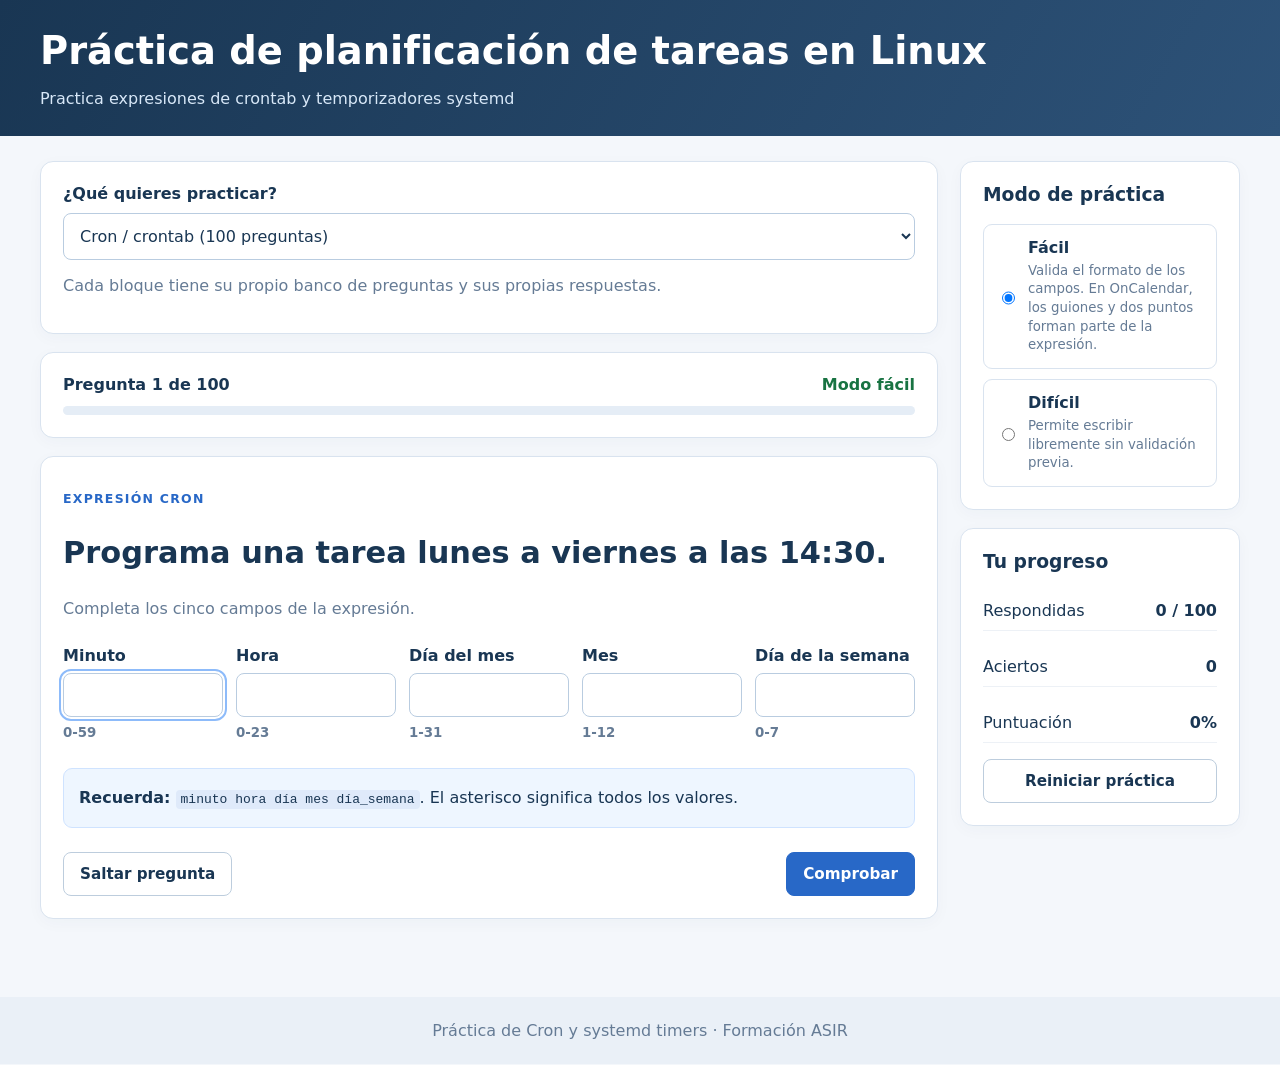
<file: index.html>
<!DOCTYPE html>
<html lang="es">
<head>
  <meta charset="UTF-8">
  <meta name="viewport" content="width=device-width, initial-scale=1">
  <title>Práctica de planificación de tareas en Linux</title>
  <link rel="stylesheet" href="styles.css">
  <script src="app.js" defer></script>
</head>
<body>
  <header>
    <div class="container">
      <h1>Práctica de planificación de tareas en Linux</h1>
      <p>Practica expresiones de crontab y temporizadores systemd</p>
    </div>
  </header>

  <main class="container layout">
    <section class="main">
      <section class="card topic-card">
        <label for="topic-select"><strong>¿Qué quieres practicar?</strong></label>
        <select id="topic-select">
          <option value="cron">Cron / crontab (100 preguntas)</option>
          <option value="oncalendar">systemd timers / OnCalendar (46 preguntas)</option>
        </select>
        <p class="muted">Cada bloque tiene su propio banco de preguntas y sus propias respuestas.</p>
      </section>

      <div class="progress-card">
        <div class="progress-info">
          <strong id="counter">Cargando preguntas...</strong>
          <span id="mode-label">Modo fácil</span>
        </div>
        <div class="progress-track"><div id="progress"></div></div>
      </div>

      <section class="card">
        <p class="eyebrow" id="exercise-label">EXPRESIÓN CRON</p>
        <h2 id="question">Cargando pregunta...</h2>
        <p class="muted" id="instructions">Completa los campos de la expresión.</p>

        <form id="answer-form">
          <div class="fields" id="cron-fields">
            <label>Minuto<input id="minute" autocomplete="off" required><small>0-59</small></label>
            <label>Hora<input id="hour" autocomplete="off" required><small>0-23</small></label>
            <label>Día del mes<input id="day" autocomplete="off" required><small>1-31</small></label>
            <label>Mes<input id="month" autocomplete="off" required><small>1-12</small></label>
            <label>Día de la semana<input id="weekday" autocomplete="off" required><small>0-7</small></label>
          </div>
          <div class="oncalendar-fields" id="oncalendar-fields" hidden>
            <div class="oncalendar-expression-row">
              <label>Día semana
                <input id="oc-weekday" autocomplete="off" placeholder="Mon..Fri" required>
                <small>*, Mon, Mon..Fri</small>
              </label>
              <label>Mes
                <input id="oc-month" autocomplete="off" placeholder="*" required>
                <small>1-12</small>
              </label>
              <span class="fixed-symbol" aria-hidden="true">-</span>
              <label>Día mes
                <input id="oc-day" autocomplete="off" placeholder="*" required>
                <small>1-31</small>
              </label>
              <span class="fixed-symbol space-symbol" aria-hidden="true"> </span>
              <label>Hora
                <input id="oc-hour" autocomplete="off" placeholder="08" required>
                <small>0-23</small>
              </label>
              <span class="fixed-symbol" aria-hidden="true">:</span>
              <label>Minuto
                <input id="oc-minute" autocomplete="off" placeholder="00" required>
                <small>0-59</small>
              </label>
              <span class="fixed-symbol seconds-symbol" aria-hidden="true">:00</span>
            </div>
            <p class="muted oncalendar-preview">Expresión resultante: <code id="oncalendar-preview">*-*-* 08:00:00</code></p>
          </div>
          <div class="tip" id="tip-cron">
            <strong>Recuerda:</strong> <code>minuto hora día mes día_semana</code>. El asterisco significa todos los valores.
          </div>
          <div class="tip" id="tip-oncalendar" hidden>
            <strong>Recuerda:</strong> <code>OnCalendar=</code> admite expresiones de calendario y alias como <code>daily</code>, <code>weekly</code> y <code>hourly</code>.
          </div>

          <div id="feedback" role="status" aria-live="polite" class="feedback" hidden></div>
          <div class="actions">
            <button type="button" id="retry-wrong" class="secondary" hidden>Repetir preguntas falladas (<span id="wrong-count">0</span>)</button>
            <button type="button" id="skip" class="secondary">Saltar pregunta</button>
            <div>
              <button type="button" id="check" class="primary">Comprobar</button>
              <button type="button" id="next" class="primary" hidden>Siguiente →</button>
            </div>
          </div>
        </form>
      </section>
    </section>

    <aside>
      <section class="card">
        <h3>Modo de práctica</h3>
        <label class="mode-option">
          <input type="radio" name="mode" value="easy" checked>
          <span><strong>Fácil</strong><small>Valida el formato de los campos. En OnCalendar, los guiones y dos puntos forman parte de la expresión.</small></span>
        </label>
        <label class="mode-option">
          <input type="radio" name="mode" value="hard">
          <span><strong>Difícil</strong><small>Permite escribir libremente sin validación previa.</small></span>
        </label>
      </section>
      <section class="card stats">
        <h3>Tu progreso</h3>
        <p>Respondidas <strong id="answered">0</strong></p>
        <p>Aciertos <strong id="correct">0</strong></p>
        <p>Puntuación <strong id="score">0%</strong></p>
        <button id="reset" class="secondary full">Reiniciar práctica</button>
      </section>
    </aside>
  </main>
  <footer>Práctica de Cron y systemd timers · Formación ASIR</footer>
</body>
</html>
</file>
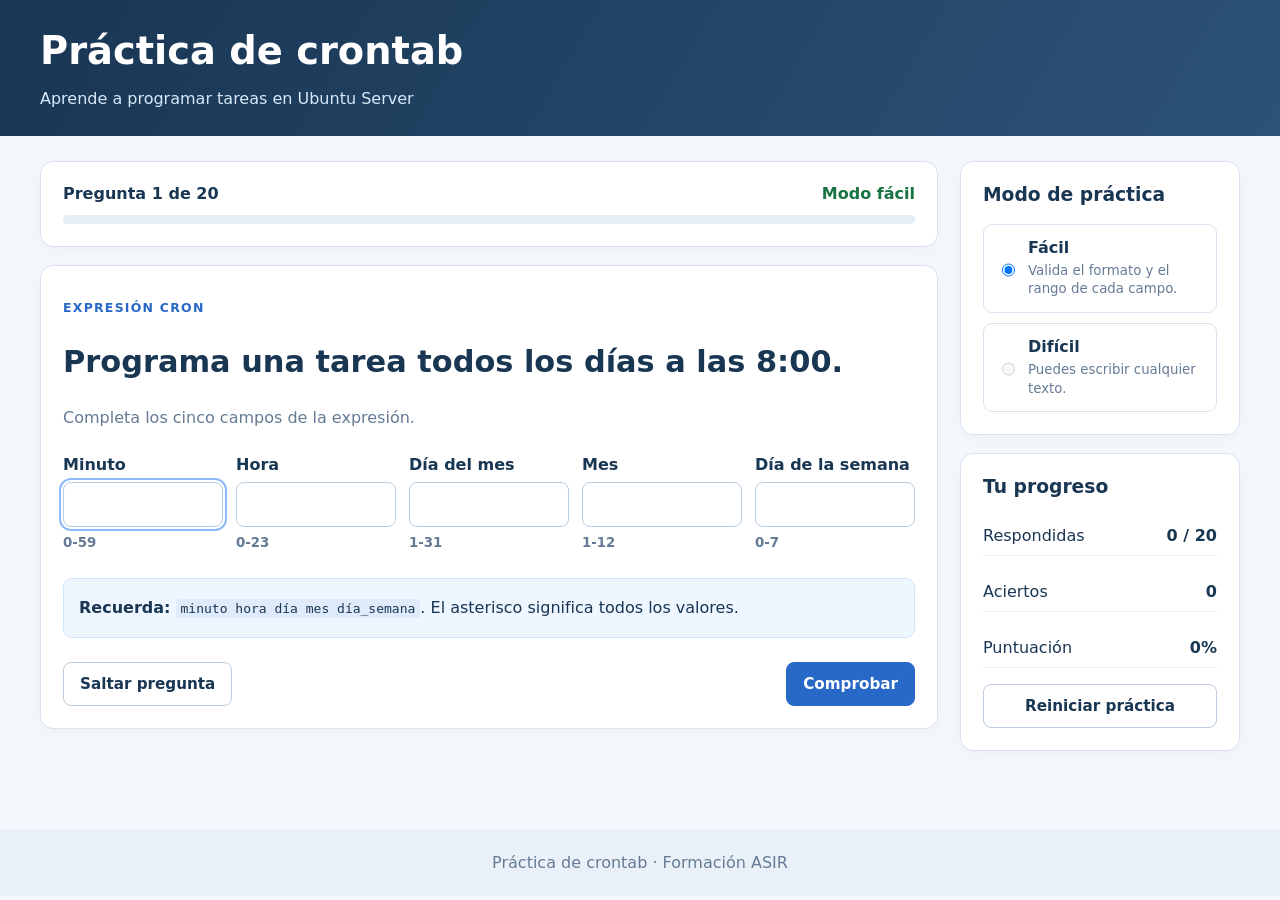
<file: crontab/index.html>
<!DOCTYPE html>
<html lang="es">
<head>
  <meta charset="UTF-8">
  <meta name="viewport" content="width=device-width, initial-scale=1">
  <title>Práctica de crontab</title>
  <link rel="stylesheet" href="styles.css">
  <script src="app.js" defer></script>
</head>
<body>
  <header>
    <div class="container">
      <h1>Práctica de crontab</h1>
      <p>Aprende a programar tareas en Ubuntu Server</p>
    </div>
  </header>

  <main class="container layout">
    <section class="main">
      <div class="progress-card">
        <div class="progress-info">
          <strong id="counter">Cargando preguntas...</strong>
          <span id="mode-label">Modo fácil</span>
        </div>
        <div class="progress-track">
          <div id="progress"></div>
        </div>
      </div>

      <section class="card">
        <p class="eyebrow">EXPRESIÓN CRON</p>
        <h2 id="question">Cargando pregunta...</h2>
        <p class="muted">
          Completa los cinco campos de la expresión.
        </p>

        <form id="answer-form">
          <div class="fields">
            <label>Minuto
              <input id="minute" autocomplete="off" required>
              <small>0-59</small>
            </label>
            <label>Hora
              <input id="hour" autocomplete="off" required>
              <small>0-23</small>
            </label>
            <label>Día del mes
              <input id="day" autocomplete="off" required>
              <small>1-31</small>
            </label>
            <label>Mes
              <input id="month" autocomplete="off" required>
              <small>1-12</small>
            </label>
            <label>Día de la semana
              <input id="weekday" autocomplete="off" required>
              <small>0-7</small>
            </label>
          </div>

          <div class="tip">
            <strong>Recuerda:</strong>
            <code>minuto hora día mes día_semana</code>.
            El asterisco significa todos los valores.
          </div>

          <div id="feedback" role="status" aria-live="polite"
               class="feedback" hidden></div>

          <div class="actions">
            <button type="button" id="skip" class="secondary">
              Saltar pregunta
            </button>
            <div>
              <button type="button" id="check" class="primary">
                Comprobar
              </button>
              <button type="button" id="next" class="primary" hidden>
                Siguiente →
              </button>
            </div>
          </div>
        </form>
      </section>
    </section>

    <aside>
      <section class="card">
        <h3>Modo de práctica</h3>

        <label class="mode-option">
          <input type="radio" name="mode" value="easy" checked>
          <span>
            <strong>Fácil</strong>
            <small>Valida el formato y el rango de cada campo.</small>
          </span>
        </label>

        <label class="mode-option">
          <input type="radio" name="mode" value="hard" disabled>
          <span>
            <strong>Difícil</strong>
            <small>Puedes escribir cualquier texto.</small>
          </span>
        </label>
      </section>

      <section class="card stats">
        <h3>Tu progreso</h3>
        <p>Respondidas <strong id="answered">0</strong></p>
        <p>Aciertos <strong id="correct">0</strong></p>
        <p>Puntuación <strong id="score">0%</strong></p>
        <button id="reset" class="secondary full">
          Reiniciar práctica
        </button>
      </section>
    </aside>
  </main>

  <footer>Práctica de crontab · Formación ASIR</footer>
</body>
</html>
</file>
<file: styles.css>
:root {
  --navy: #193653;
  --blue: #2868c7;
  --border: #d9e3ef;
  --muted: #657b95;
  --bg: #f4f7fb;
  --green: #187342;
}

* {
  box-sizing: border-box;
}

body {
  margin: 0;
  color: var(--navy);
  background: var(--bg);
  font-family: system-ui, sans-serif;
}

.container {
  width: min(1200px, 100% - 32px);
  margin: auto;
}

header {
  padding: 28px 0;
  color: white;
  background: linear-gradient(120deg, #193653, #2d5278);
}

header h1 {
  margin: 0;
  font-size: clamp(1.7rem, 4vw, 2.4rem);
}

header p {
  margin-bottom: 0;
  color: #d8e8f8;
}

.layout {
  display: grid;
  grid-template-columns: minmax(0, 1fr) 280px;
  gap: 22px;
  margin-top: 25px;
  margin-bottom: 60px;
}

.main {
  min-width: 0;
}

.card,
.progress-card {
  padding: 22px;
  background: white;
  border: 1px solid var(--border);
  border-radius: 13px;
  margin-bottom: 18px;
  box-shadow: 0 4px 16px #19365308;
}

.progress-info {
  display: flex;
  justify-content: space-between;
  gap: 12px;
  margin-bottom: 12px;
}

#mode-label {
  color: var(--green);
  font-weight: 700;
}

.progress-track {
  height: 9px;
  overflow: hidden;
  background: #e5edf6;
  border-radius: 20px;
}

#progress {
  width: 0;
  height: 100%;
  background: var(--blue);
  transition: width .2s;
}

.eyebrow {
  color: var(--blue);
  font-size: .78rem;
  font-weight: 800;
  letter-spacing: .1em;
}

h2 {
  font-size: clamp(1.35rem, 3vw, 1.9rem);
  line-height: 1.4;
}

h3 {
  margin-top: 0;
}

.muted,
small {
  color: var(--muted);
}

.fields {
  display: grid;
  grid-template-columns: repeat(5, minmax(0, 1fr));
  gap: 13px;
  margin: 28px 0;
}

.fields label {
  display: flex;
  flex-direction: column;
  gap: 8px;
  font-weight: 700;
}

.fields input {
  width: 100%;
  min-width: 0;
  padding: 12px 8px;
  border: 1px solid #b9cce0;
  border-radius: 8px;
  font: 600 1rem monospace;
}

input:focus {
  outline: 2px solid #8dbbfa;
  outline-offset: 2px;
}

.tip {
  padding: 15px;
  background: #eef6ff;
  border: 1px solid #cfe3ff;
  border-radius: 9px;
  line-height: 1.7;
}

code {
  padding: 2px 5px;
  background: #dfeafa;
  border-radius: 4px;
}

.feedback {
  white-space: pre-line;
  padding: 14px;
  margin-top: 16px;
  border-radius: 9px;
  line-height: 1.5;
}

.feedback.good {
  color: #17683a;
  background: #eaf8ef;
  border: 1px solid #b7e2c5;
}

.feedback.bad {
  color: #9d261d;
  background: #fff0ee;
  border: 1px solid #f1c4be;
}

.actions {
  display: flex;
  justify-content: space-between;
  gap: 12px;
  margin-top: 24px;
}

button {
  padding: 12px 16px;
  border-radius: 8px;
  font: 700 .95rem system-ui, sans-serif;
  cursor: pointer;
}

.primary {
  color: white;
  background: var(--blue);
  border: 1px solid var(--blue);
}

.secondary {
  color: var(--navy);
  background: white;
  border: 1px solid #bdcddd;
}

.mode-option {
  display: flex;
  gap: 10px;
  padding: 13px;
  margin-top: 10px;
  border: 1px solid var(--border);
  border-radius: 9px;
  cursor: pointer;
}

.mode-option small {
  display: block;
  margin-top: 5px;
  line-height: 1.4;
}

.stats p {
  display: flex;
  justify-content: space-between;
  padding: 10px 0;
  border-bottom: 1px solid #edf1f6;
}

.full {
  width: 100%;
}

footer {
  padding: 24px;
  text-align: center;
  color: var(--muted);
  background: #eaf0f7;
}

@media (max-width: 900px) {
  .layout {
    grid-template-columns: 1fr;
  }
}

@media (max-width: 650px) {
  .fields {
    grid-template-columns: repeat(2, minmax(0, 1fr));
  }

  .fields label:last-child {
    grid-column: 1 / -1;
  }

  .actions {
    flex-direction: column-reverse;
  }

  .actions > div {
    display: flex;
    gap: 8px;
  }

  .actions button {
    flex: 1;
  }
}


/* Respeta los saltos de línea de las explicaciones y pistas. */
#feedback {
  white-space: pre-line;
}


#retry-wrong[hidden] { display: none; }

.topic-card select {
  display: block;
  width: 100%;
  margin-top: 10px;
  padding: 12px;
  border: 1px solid #b9cce0;
  border-radius: 8px;
  background: white;
  color: var(--navy);
  font: inherit;
}
#oncalendar-fields label {
  display: flex;
  flex-direction: column;
  gap: 8px;
  font-weight: 700;
  margin: 24px 0;
}
#oncalendar-answer {
  width: 100%;
  padding: 13px;
  border: 1px solid #b9cce0;
  border-radius: 8px;
  font: 600 1rem monospace;
}

/* Campo de respuesta de OnCalendar: una única expresión en una sola línea */
#oncalendar-answer {
  width: 100%;
  font-family: ui-monospace, SFMono-Regular, Consolas, "Liberation Mono", monospace;
  letter-spacing: 0.01em;
}

#oncalendar-fields .oncalendar-preview {
  grid-column: 1 / -1;
  margin: 0;
  font-weight: 600;
}
#oncalendar-fields input {
  width: 100%;
  min-width: 0;
  padding: 12px 8px;
  border: 1px solid #b9cce0;
  border-radius: 8px;
  font: 600 1rem monospace;
}

/* Formularios separados por tema */
#cron-fields[hidden],
#oncalendar-fields[hidden] {
  display: none !important;
}

.oncalendar-fields {
  display: block;
  margin: 28px 0;
}

.oncalendar-date-time {
  display: grid;
  grid-template-columns: minmax(70px, 1fr) 12px minmax(70px, 1fr) 12px minmax(70px, 1fr) 12px minmax(70px, 1fr) 26px;
  align-items: start;
  gap: 7px;
  margin-top: 14px;
}

.oncalendar-date-time label {
  display: flex;
  flex-direction: column;
  gap: 8px;
  font-weight: 700;
  min-width: 0;
}

.oncalendar-date-time input,
#oncalendar-fields > label input {
  width: 100%;
  min-width: 0;
  padding: 12px 6px;
  border: 1px solid #b9cce0;
  border-radius: 8px;
  font: 600 1rem monospace;
}

.fixed-symbol {
  align-self: start;
  padding-top: 12px;
  text-align: center;
  font: 700 1.1rem monospace;
  color: var(--navy);
}

.oncalendar-preview {
  grid-column: 1 / -1;
  margin: 16px 0 0;
  font-weight: 600;
}

@media (max-width: 650px) {
  .oncalendar-date-time {
    grid-template-columns: minmax(55px, 1fr) 10px minmax(55px, 1fr);
    row-gap: 12px;
  }
  .oncalendar-date-time label:nth-of-type(3) {
    grid-column: 1;
  }
  .oncalendar-date-time .fixed-symbol:nth-of-type(4) {
    grid-column: 2;
  }
}

/* OnCalendar: todos los componentes de la expresión en una sola línea */
.oncalendar-fields {
  margin: 28px 0;
  min-width: 0;
}

.oncalendar-expression-row {
  display: grid;
  grid-template-columns: minmax(100px, 1.35fr) minmax(48px, .55fr) 10px
    minmax(48px, .55fr) 8px minmax(48px, .55fr) 8px
    minmax(48px, .55fr) 25px;
  align-items: start;
  gap: 6px;
  min-width: 0;
}

.oncalendar-expression-row label {
  display: flex;
  flex-direction: column;
  gap: 7px;
  min-width: 0;
  font-weight: 700;
  font-size: .9rem;
}

.oncalendar-expression-row input {
  width: 100%;
  min-width: 0;
  padding: 10px 4px;
  border: 1px solid #b9cce0;
  border-radius: 7px;
  font: 600 .9rem monospace;
}

.oncalendar-expression-row label small {
  font-size: .7rem;
  line-height: 1.25;
  overflow-wrap: anywhere;
}

.oncalendar-expression-row .fixed-symbol {
  align-self: center;
  padding-top: 0;
  text-align: center;
  font: 700 1rem monospace;
  color: var(--navy);
}

.oncalendar-expression-row .space-symbol {
  width: 8px;
}

.oncalendar-expression-row .seconds-symbol {
  white-space: nowrap;
  padding-top: 10px;
}

.oncalendar-preview {
  margin: 18px 0 0;
  font-weight: 600;
}

@media (max-width: 800px) {
  .oncalendar-expression-row {
    grid-template-columns: minmax(85px, 1.2fr) minmax(40px, .55fr) 8px
      minmax(40px, .55fr) 6px minmax(40px, .55fr) 6px
      minmax(40px, .55fr) 22px;
    gap: 4px;
  }
}

@media (max-width: 520px) {
  .oncalendar-expression-row {
    grid-template-columns: minmax(75px, 1.2fr) minmax(38px, .55fr) 7px
      minmax(38px, .55fr) 4px minmax(38px, .55fr) 4px
      minmax(38px, .55fr) 20px;
    gap: 3px;
  }
  .oncalendar-expression-row label {
    font-size: .78rem;
  }
  .oncalendar-expression-row input {
    padding: 9px 2px;
    font-size: .8rem;
  }
  .oncalendar-expression-row label small {
    font-size: .62rem;
  }
}
</file>
<file: crontab/styles.css>
:root {
  --navy: #193653;
  --blue: #2868c7;
  --border: #d9e3ef;
  --muted: #657b95;
  --bg: #f4f7fb;
  --green: #187342;
}

* {
  box-sizing: border-box;
}

body {
  margin: 0;
  color: var(--navy);
  background: var(--bg);
  font-family: system-ui, sans-serif;
}

.container {
  width: min(1200px, 100% - 32px);
  margin: auto;
}

header {
  padding: 28px 0;
  color: white;
  background: linear-gradient(120deg, #193653, #2d5278);
}

header h1 {
  margin: 0;
  font-size: clamp(1.7rem, 4vw, 2.4rem);
}

header p {
  margin-bottom: 0;
  color: #d8e8f8;
}

.layout {
  display: grid;
  grid-template-columns: minmax(0, 1fr) 280px;
  gap: 22px;
  margin-top: 25px;
  margin-bottom: 60px;
}

.main {
  min-width: 0;
}

.card,
.progress-card {
  padding: 22px;
  background: white;
  border: 1px solid var(--border);
  border-radius: 13px;
  margin-bottom: 18px;
  box-shadow: 0 4px 16px #19365308;
}

.progress-info {
  display: flex;
  justify-content: space-between;
  gap: 12px;
  margin-bottom: 12px;
}

#mode-label {
  color: var(--green);
  font-weight: 700;
}

.progress-track {
  height: 9px;
  overflow: hidden;
  background: #e5edf6;
  border-radius: 20px;
}

#progress {
  width: 0;
  height: 100%;
  background: var(--blue);
  transition: width .2s;
}

.eyebrow {
  color: var(--blue);
  font-size: .78rem;
  font-weight: 800;
  letter-spacing: .1em;
}

h2 {
  font-size: clamp(1.35rem, 3vw, 1.9rem);
  line-height: 1.4;
}

h3 {
  margin-top: 0;
}

.muted,
small {
  color: var(--muted);
}

.fields {
  display: grid;
  grid-template-columns: repeat(5, minmax(0, 1fr));
  gap: 13px;
  margin: 28px 0;
}

.fields label {
  display: flex;
  flex-direction: column;
  gap: 8px;
  font-weight: 700;
}

.fields input {
  width: 100%;
  min-width: 0;
  padding: 12px 8px;
  border: 1px solid #b9cce0;
  border-radius: 8px;
  font: 600 1rem monospace;
}

input:focus {
  outline: 2px solid #8dbbfa;
  outline-offset: 2px;
}

.tip {
  padding: 15px;
  background: #eef6ff;
  border: 1px solid #cfe3ff;
  border-radius: 9px;
  line-height: 1.7;
}

code {
  padding: 2px 5px;
  background: #dfeafa;
  border-radius: 4px;
}

.feedback {
  white-space: pre-line;
  padding: 14px;
  margin-top: 16px;
  border-radius: 9px;
  line-height: 1.5;
}

.feedback.good {
  color: #17683a;
  background: #eaf8ef;
  border: 1px solid #b7e2c5;
}

.feedback.bad {
  color: #9d261d;
  background: #fff0ee;
  border: 1px solid #f1c4be;
}

.actions {
  display: flex;
  justify-content: space-between;
  gap: 12px;
  margin-top: 24px;
}

button {
  padding: 12px 16px;
  border-radius: 8px;
  font: 700 .95rem system-ui, sans-serif;
  cursor: pointer;
}

.primary {
  color: white;
  background: var(--blue);
  border: 1px solid var(--blue);
}

.secondary {
  color: var(--navy);
  background: white;
  border: 1px solid #bdcddd;
}

.mode-option {
  display: flex;
  gap: 10px;
  padding: 13px;
  margin-top: 10px;
  border: 1px solid var(--border);
  border-radius: 9px;
  cursor: pointer;
}

.mode-option small {
  display: block;
  margin-top: 5px;
  line-height: 1.4;
}

.stats p {
  display: flex;
  justify-content: space-between;
  padding: 10px 0;
  border-bottom: 1px solid #edf1f6;
}

.full {
  width: 100%;
}

footer {
  padding: 24px;
  text-align: center;
  color: var(--muted);
  background: #eaf0f7;
}

@media (max-width: 900px) {
  .layout {
    grid-template-columns: 1fr;
  }
}

@media (max-width: 650px) {
  .fields {
    grid-template-columns: repeat(2, minmax(0, 1fr));
  }

  .fields label:last-child {
    grid-column: 1 / -1;
  }

  .actions {
    flex-direction: column-reverse;
  }

  .actions > div {
    display: flex;
    gap: 8px;
  }

  .actions button {
    flex: 1;
  }
}
</file>
